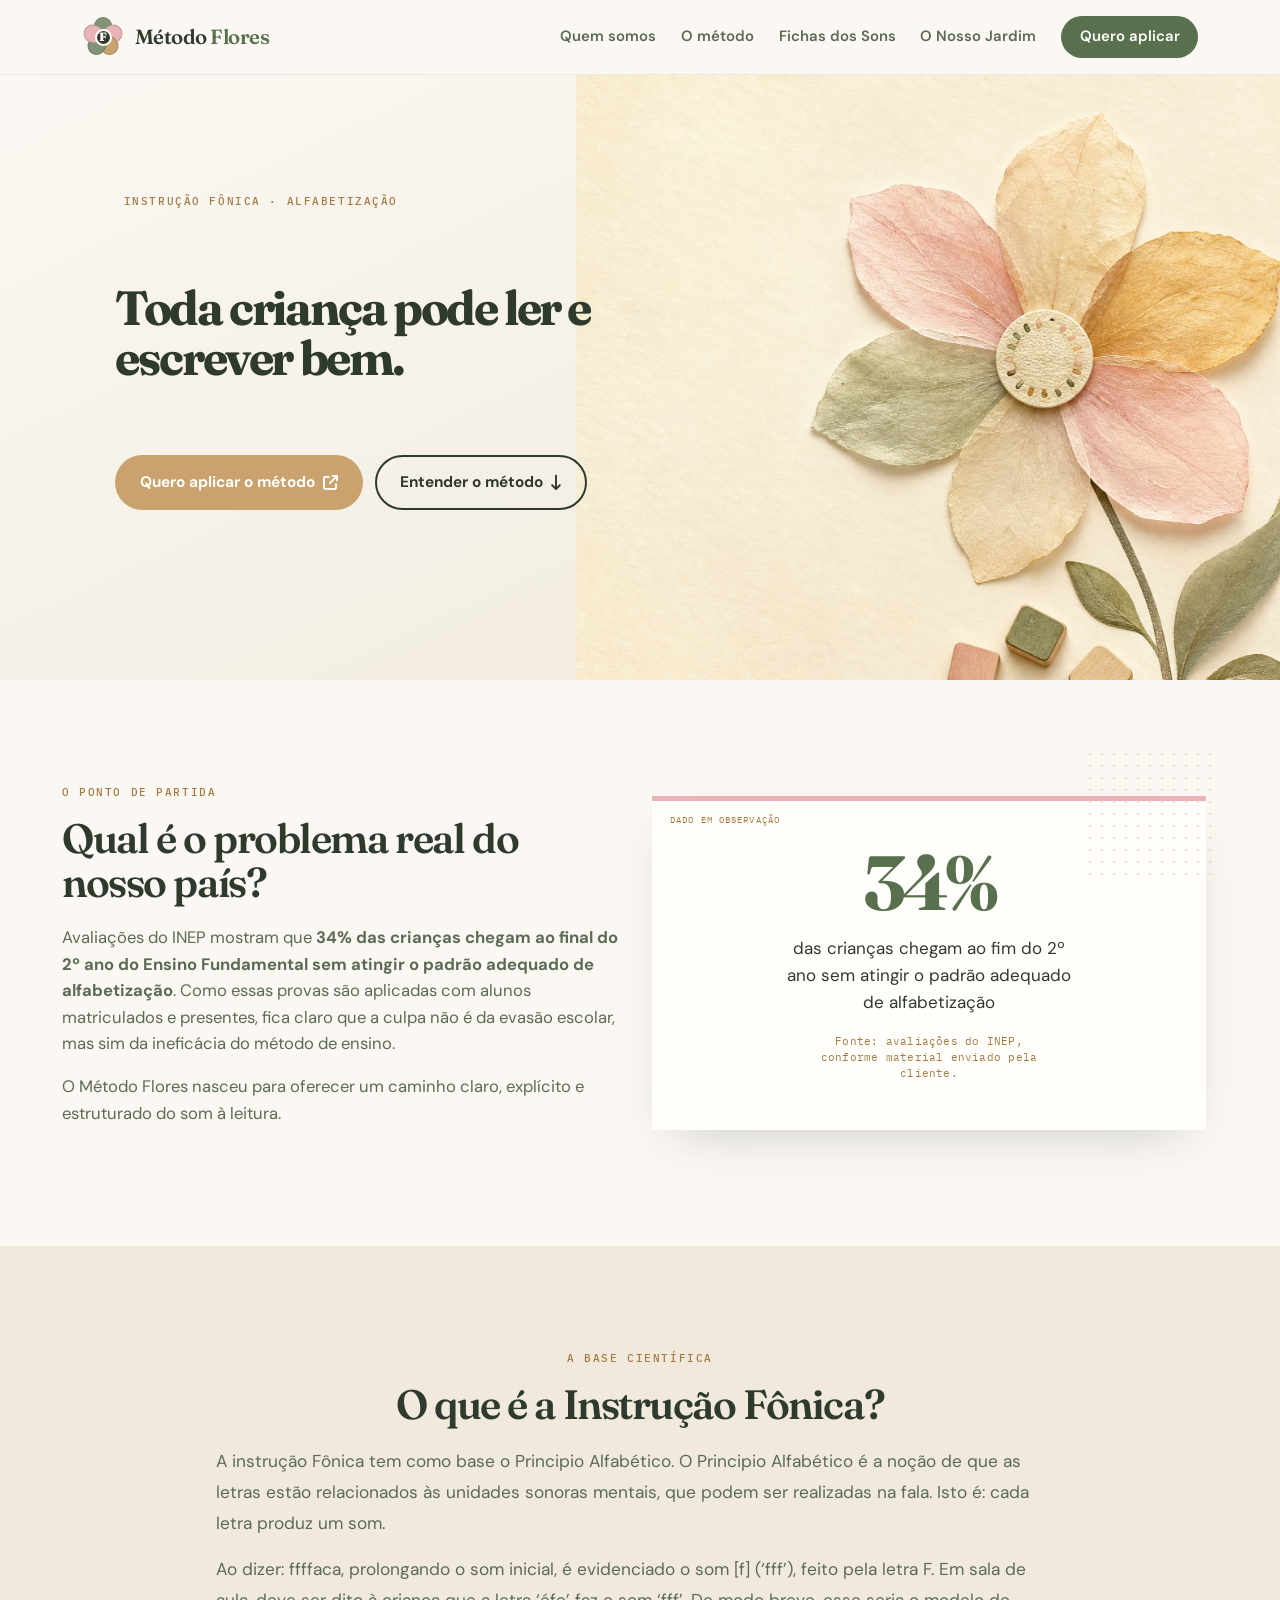
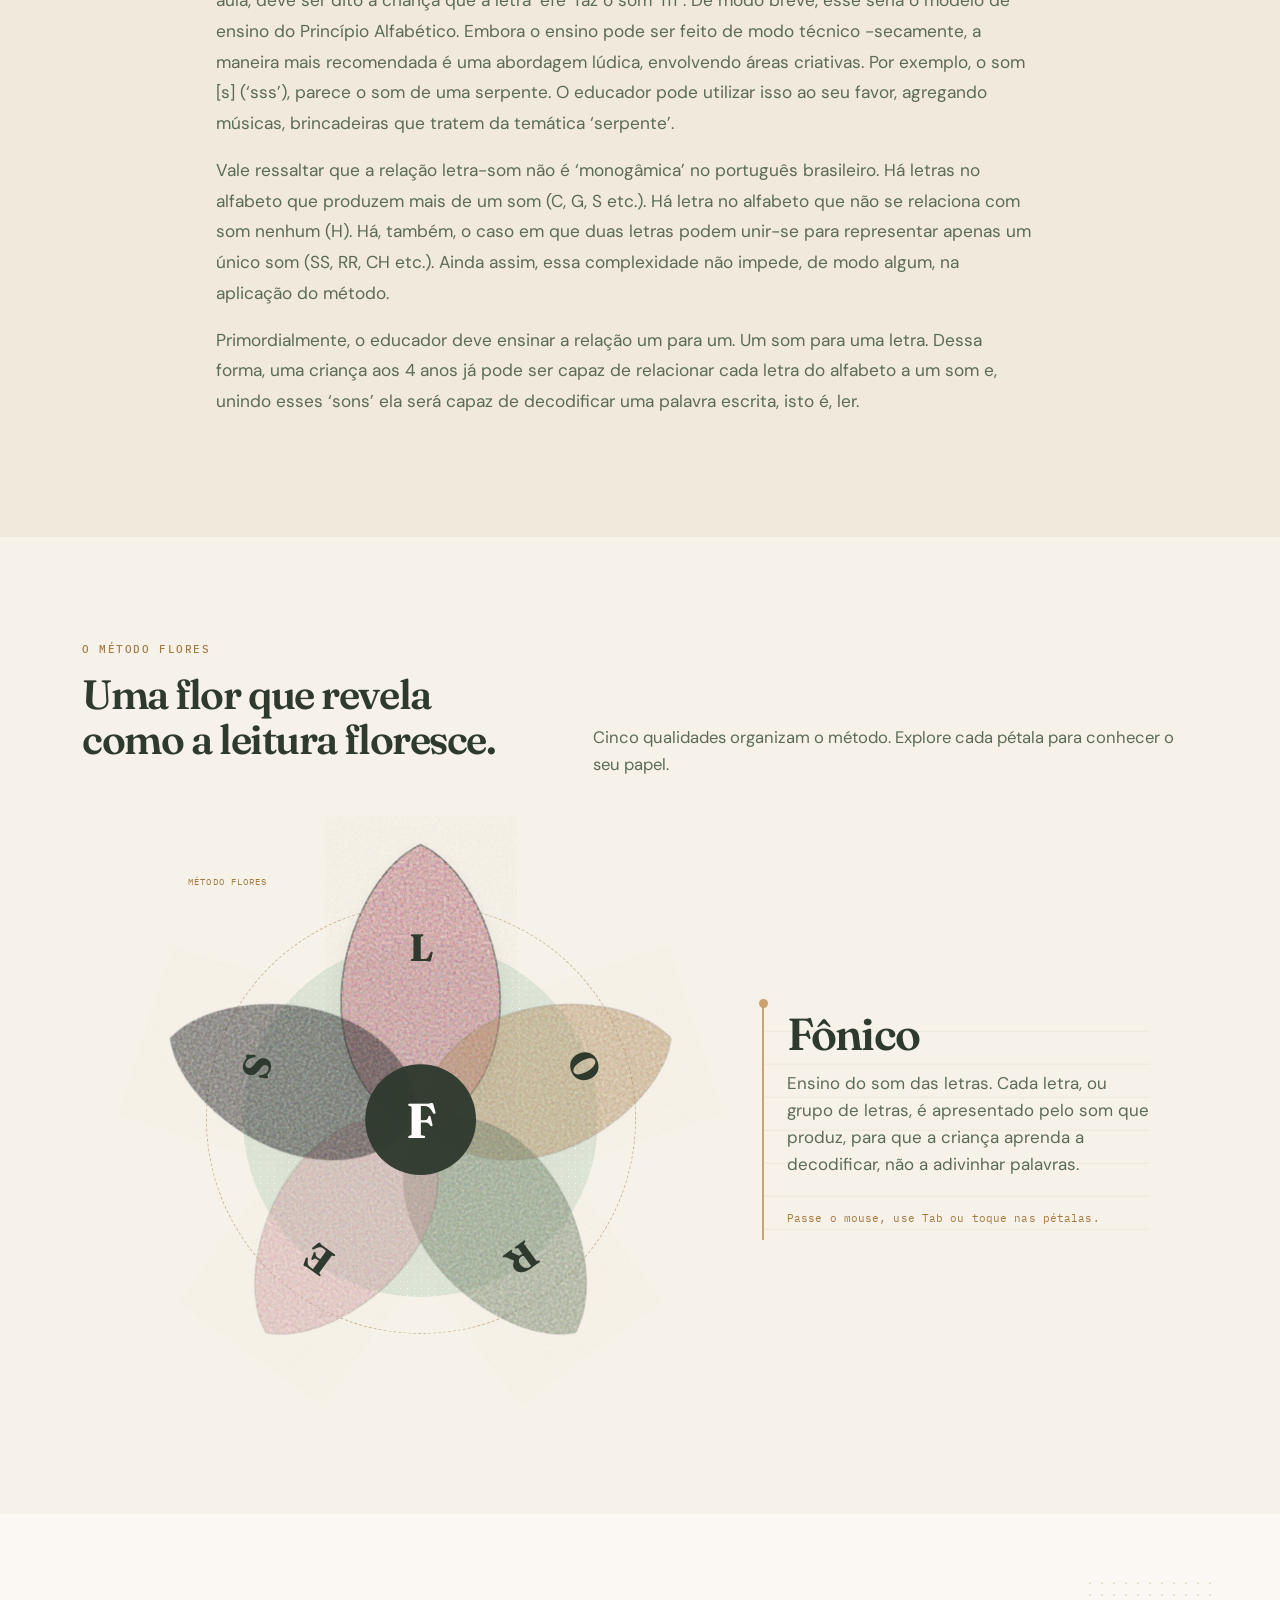
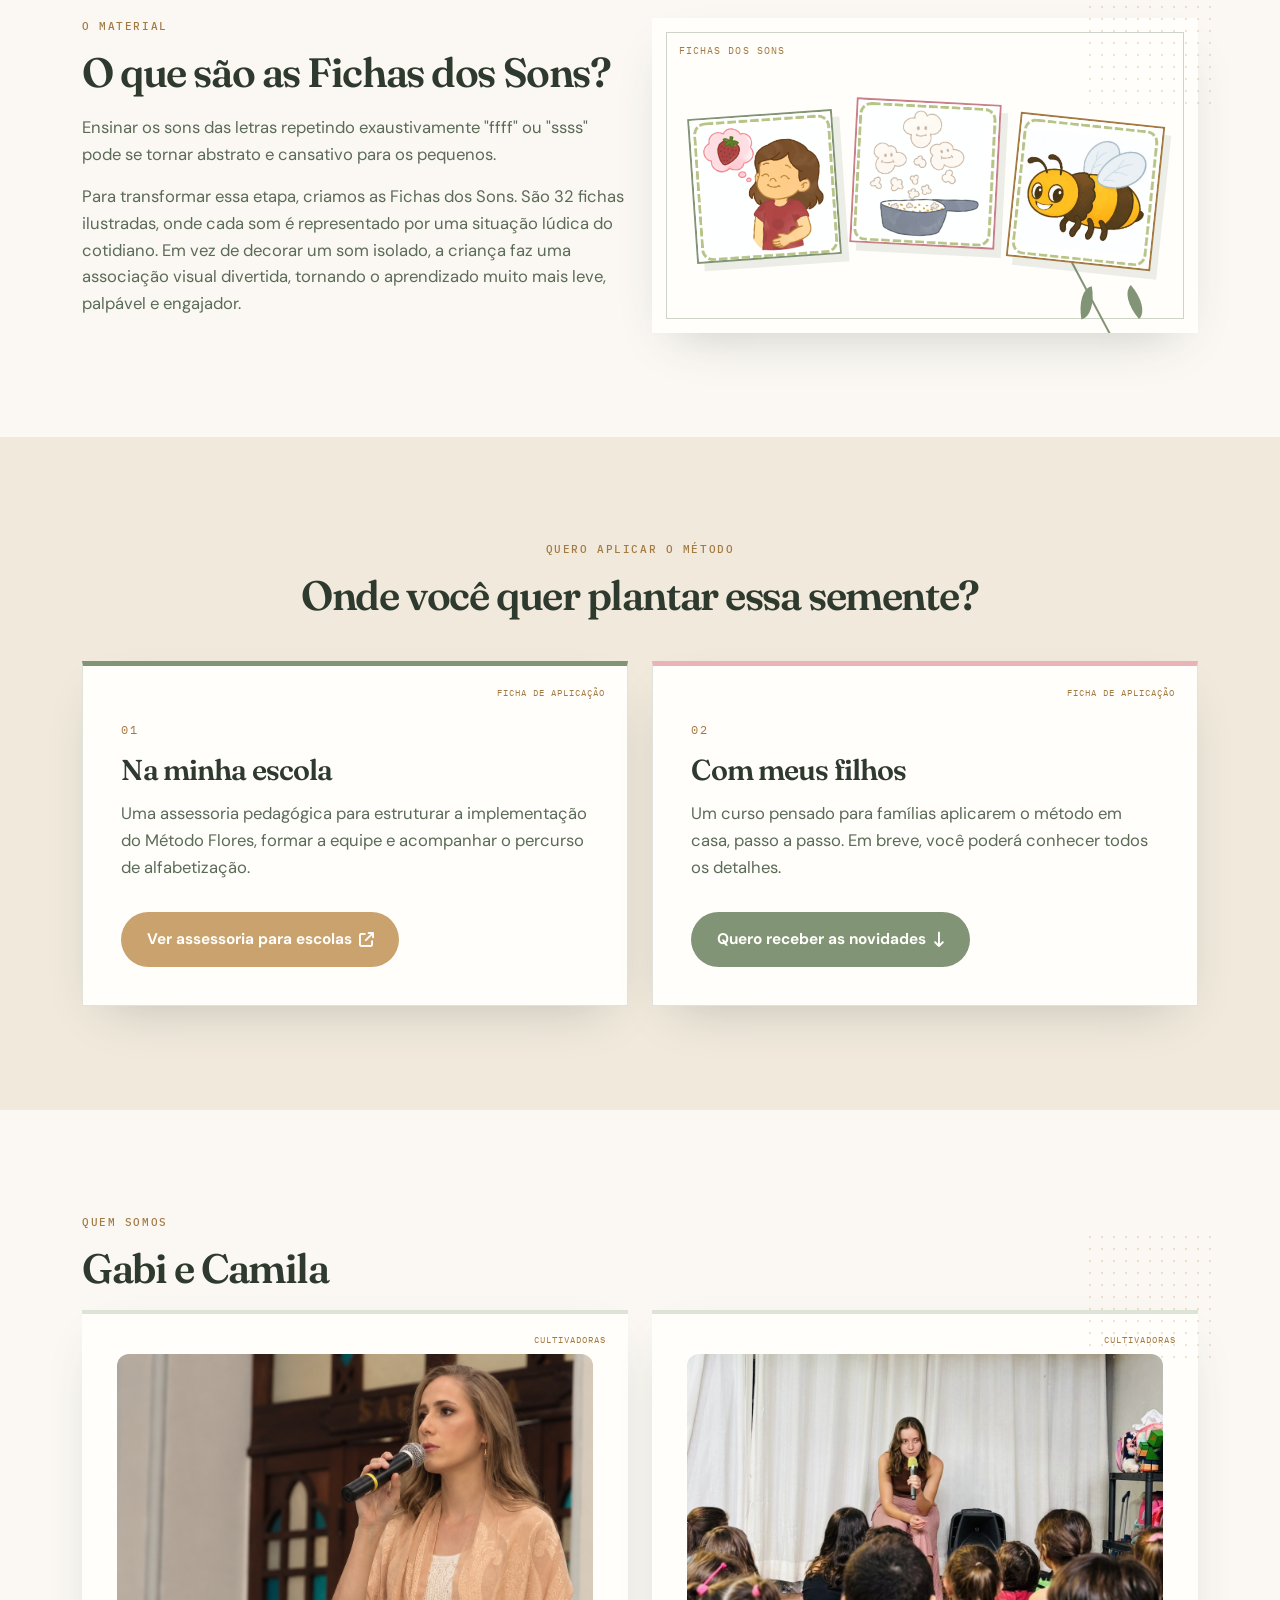
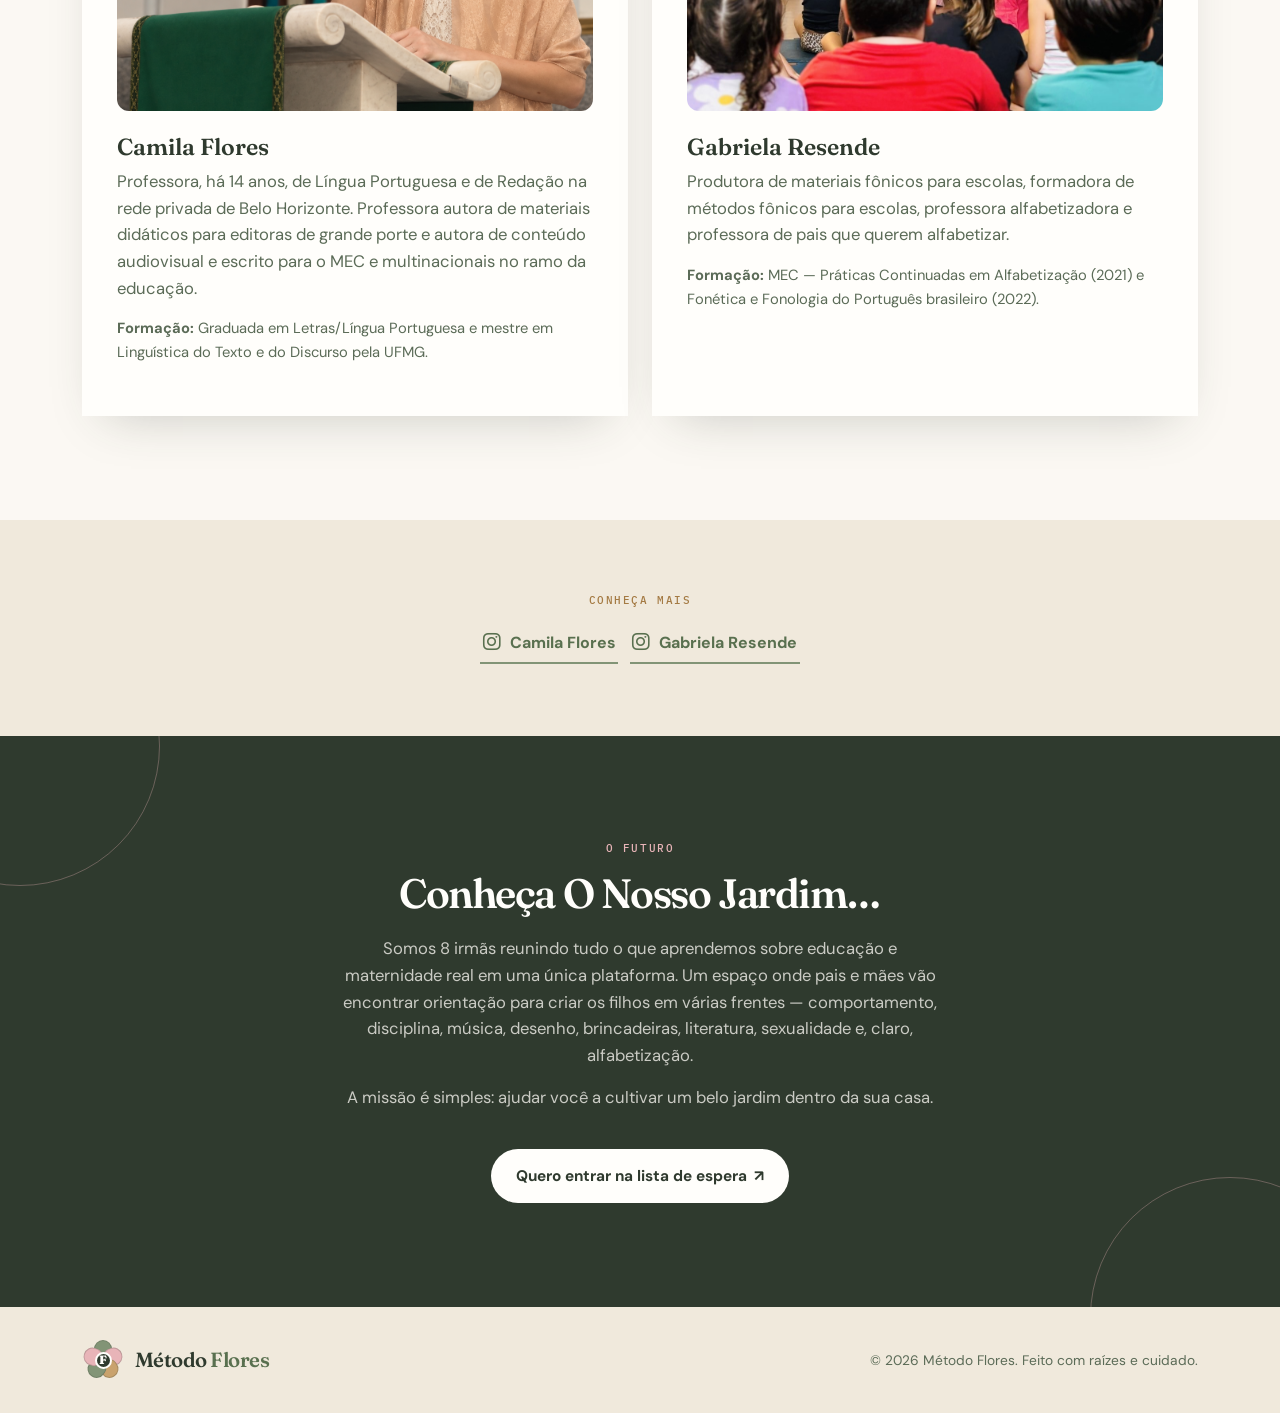
<file: index.html>
<!doctype html>
<!-- DIREÇÃO VISUAL: Jardim Editorial Calmo — acolhedor, botânico e criterioso. -->
<html lang="pt-BR">

<head>
  <meta charset="UTF-8">
  <meta name="viewport" content="width=device-width, initial-scale=1.0">
  <title>Método Flores — Alfabetização com Instrução Fônica</title>
  <meta name="description"content="O Método Flores ensina a ler com instrução fônica: um caminho explícito, ordenado, lúdico e sensorial.">
  <meta name="og-image" content="https://metodoflores.vercel.app/og-image.png">
  <link rel="icon" href="favicon.png" type="image/png">
  
  <link rel="preconnect" href="https://fonts.googleapis.com">
  <link rel="preconnect" href="https://fonts.gstatic.com" crossorigin>
  <link
    href="https://fonts.googleapis.com/css2?family=DM+Sans:opsz,wght@9..40,400;9..40,500;9..40,600;9..40,700&family=Fraunces:opsz,wght@9..144,500;9..144,600;9..144,700&family=IBM+Plex+Mono:wght@500&display=swap"
    rel="stylesheet">
  <link href="https://cdnjs.cloudflare.com/ajax/libs/bootstrap/5.3.3/css/bootstrap.min.css" rel="stylesheet">
  <link rel="stylesheet" href="https://cdnjs.cloudflare.com/ajax/libs/font-awesome/6.5.2/css/all.min.css">
  

  <link rel="stylesheet" href="style.css">
</head>

<body>
  <nav class="mf-nav" id="mf-nav">
    <div class="container mf-nav-inner">
      <a class="mf-logo" href="#topo" aria-label="Método Flores, voltar ao início">
        <span class="mf-logo-mark" aria-hidden="true"><i></i><i></i><i></i><i></i><i></i><b>F</b></span>
        <span>Método <strong>Flores</strong></span>
      </a>
      <button class="mf-nav-toggle" id="navToggle" aria-label="Abrir menu" aria-expanded="false"
        aria-controls="navLinks">
        <span></span><span></span><span></span>
      </button>
      <div class="mf-nav-links" id="navLinks">
        <a href="#quem-somos">Quem somos</a>
        <a href="#metodo">O método</a>
        <a href="#fichas">Fichas dos Sons</a>
        <a href="#jardim">O Nosso Jardim</a>
        <a class="mf-nav-cta" href="#aplicar">Quero aplicar</a>
      </div>
    </div>
  </nav>

  <header class="mf-hero" id="topo">
    <div class="mf-hero-art" aria-hidden="true">
      <img src="/assets/mflores-hero-bloom.png" alt="">
    </div>
    <div class="container mf-hero-inner">
      <p class="mf-eyebrow">&nbsp;INSTRUÇÃO FÔNICA · ALFABETIZAÇÃO</p>
      <h1 class="mf-hero-title">Toda criança pode ler e escrever bem.</h1>
      <p class="mf-hero-sub"></p>
      <div class="mf-hero-actions">
        <a href="#aplicar" class="mf-btn mf-btn-primary">Quero aplicar o método <i class="fa-solid fa-arrow-up-right-from-square"></i></a>
        <a href="#metodo" class="mf-btn mf-btn-ghost">Entender o método <i class="fa-solid fa-arrow-down-long"></i></a>
      </div>
    </div>
  </header>

  <main>
    <section class="mf-section mf-problema">
      <div class="container">
        <div class="row align-items-center gy-5">
          <div class="col-lg-6">
            <p class="mf-eyebrow">O PONTO DE PARTIDA</p>
            <h2 class="mf-h2">Qual é o problema real do nosso país?</h2>
            <!-- EDITAR AQUI: texto da seção sobre analfabetismo no Brasil. -->
            <p class="mf-p">Avaliações do INEP mostram que <strong>34% das crianças chegam ao final do 2º ano do Ensino
                Fundamental sem atingir o padrão adequado de alfabetização</strong>. Como essas provas são aplicadas com
              alunos matriculados e presentes, fica claro que a culpa não é da evasão escolar, mas sim da ineficácia do
              método de ensino.</p>
            <p class="mf-p">O Método Flores nasceu para oferecer um caminho claro, explícito e estruturado do som à
              leitura.</p>
          </div>
          <div class="col-lg-6">
            <div class="mf-stat-card">
              <span class="mf-stat-number">34%</span>
              <span class="mf-stat-label">das crianças chegam ao fim do 2º ano sem atingir o padrão adequado de
                alfabetização</span>
              <span class="mf-stat-source">Fonte: avaliações do INEP, conforme material enviado pela cliente.</span>
            </div>
          </div>
        </div>
      </div>
    </section>

    <section class="mf-section mf-fonica">
  <div class="container">
    <div class="row gy-5">
      <div class="col-lg-12">
        <p class="mf-eyebrow">A BASE CIENTÍFICA</p>

        <h2 class="mf-h2">
          O que é a Instrução Fônica?
        </h2>

        <!-- EDITAR AQUI: texto completo da seção Instrução Fônica. -->

        <p class="mf-p">
          A instrução Fônica tem como base o Principio Alfabético.
          O Principio Alfabético é a noção de que as letras estão
          relacionados às unidades sonoras mentais, que podem ser
          realizadas na fala. Isto é: cada letra produz um som.
        </p>

        <p class="mf-p">
          Ao dizer: ffffaca, prolongando o som inicial, é evidenciado
          o som [f] (‘fff’), feito pela letra F. Em sala de aula, deve
          ser dito à criança que a letra ‘éfe’ faz o som ‘fff’. De modo
          breve, esse seria o modelo de ensino do Princípio Alfabético.
          Embora o ensino pode ser feito de modo técnico -secamente,
          a maneira mais recomendada é uma abordagem lúdica, envolvendo
          áreas criativas. Por exemplo, o som [s] (‘sss’), parece o som
          de uma serpente. O educador pode utilizar isso ao seu favor,
          agregando músicas, brincadeiras que tratem da temática
          ‘serpente’.
        </p>

        <p class="mf-p">
          Vale ressaltar que a relação letra-som não é ‘monogâmica’
          no português brasileiro. Há letras no alfabeto que produzem
          mais de um som (C, G, S etc.). Há letra no alfabeto que não
          se relaciona com som nenhum (H). Há, também, o caso em que
          duas letras podem unir-se para representar apenas um único
          som (SS, RR, CH etc.). Ainda assim, essa complexidade não
          impede, de modo algum, na aplicação do método.
        </p>

        <p class="mf-p">
          Primordialmente, o educador deve ensinar a relação um para um.
          Um som para uma letra. Dessa forma, uma criança aos 4 anos já
          pode ser capaz de relacionar cada letra do alfabeto a um som e,
          unindo esses ‘sons’ ela será capaz de decodificar uma palavra
          escrita, isto é, ler.
        </p>
      </div>

      <!--
        Card visual removido conforme decisão de layout.
        Para reativá-lo futuramente, coloque o bloco abaixo nesta posição:

        <div class="col-lg-6">
          <div class="mf-phonics-demo"
            aria-label="Exemplo de combinação de sons: F mais LO mais R formam a palavra FLOR">
            <span class="mf-chip">F</span>
            <span class="mf-plus">+</span>
            <span class="mf-chip">LO</span>
            <span class="mf-plus">+</span>
            <span class="mf-chip">R</span>
            <div class="mf-arrow-down" aria-hidden="true">↓</div>
            <span class="mf-word">FLOR</span>
          </div>
        </div>
      -->
    </div>
  </div>
</section>


    <section class="mf-section mf-metodo" id="metodo">
      <div class="container">
        <div class="mf-method-heading">
          <div>
            <p class="mf-eyebrow">O MÉTODO FLORES</p>
            <h2 class="mf-h2">Uma flor que revela<br>como a leitura floresce.</h2>
          </div>
          <p class="mf-p">Cinco qualidades organizam o método. Explore cada pétala para conhecer o seu papel.</p>
        </div>

        <!-- EDITAR AQUI: a flor abaixo tem 5 pétalas. Para trocar nomes, iniciais ou descrições, edite os atributos data-* de cada pétala. -->
        <!-- EDITAR AQUI: flor FLORES — F fica no miolo; as pétalas são L, O, R, E e S. -->
        <div class="mf-flower-experience" id="flowerDiagram">
          <div class="mf-flower-stage" aria-label="Flor interativa com os cinco pilares do Método Flores">
            <span class="mf-specimen-caption" aria-hidden="true">MÉTODO FLORES</span>
            <svg viewBox="0 0 640 640" class="mf-flower-svg" role="group"
              aria-label="Escolha uma das cinco pétalas para conhecer um pilar do método">
              <defs>
                <filter id="mf-paper-texture" x="-10%" y="-10%" width="120%" height="120%">
                  <feTurbulence type="fractalNoise" baseFrequency="0.32" numOctaves="2" seed="15" result="paperNoise" />
                  <feComposite in="SourceGraphic" in2="paperNoise" operator="arithmetic" k1="0.76" k2="0.42" k3="0.10"
                    k4="0" />
                </filter>
              </defs>
              <g class="mf-petal-wrap active" data-index="1" data-initial="L" data-title="Lúdico"
            
                data-description="Uso de músicas, brincadeiras, fichas ilustradas e estímulos sensoriais para trazer significado a cada som e tornar o aprendizado mais leve, visual e engajador."
                role="button" tabindex="0" aria-pressed="true">
                <path class="mf-petal"
                  d="M320 315C246 297 214 191 263 92C281 56 304 37 320 30C336 37 359 56 377 92C426 191 394 297 320 315Z" />
                <text class="mf-petal-letter" x="320" y="145">L</text>
              </g>
              <g class="mf-petal-wrap" data-index="2" data-initial="O" data-title="Ordenado"
                data-description="Aplicação de uma sequência gradual e progressiva, em que sons e habilidades são apresentados para criar repertório, segurança e continuidade."
                transform="rotate(72 320 320)" role="button" tabindex="0" aria-pressed="false">
                <path class="mf-petal"
                  d="M320 315C246 297 214 191 263 92C281 56 304 37 320 30C336 37 359 56 377 92C426 191 394 297 320 315Z" />
                <text class="mf-petal-letter" x="320" y="145">O</text>
              </g>
              <g class="mf-petal-wrap" data-index="3" data-initial="R" data-title="Regrado"
                data-description="Sistema com regras claras: a criança aprende as regularidades da língua portuguesa e entende por que as palavras são lidas daquela forma."
                transform="rotate(144 320 320)" role="button" tabindex="0" aria-pressed="false">
                <path class="mf-petal"
                  d="M320 315C246 297 214 191 263 92C281 56 304 37 320 30C336 37 359 56 377 92C426 191 394 297 320 315Z" />
                <text class="mf-petal-letter" x="320" y="145">R</text>
              </g>
              <g class="mf-petal-wrap" data-index="4" data-initial="E" data-title="Explícito"
                data-description="Instrução direta e clara, sem deixar a criança adivinhar o processo. A professora modela, explica, pratica junto e cria oportunidades para a autonomia."
                transform="rotate(216 320 320)" role="button" tabindex="0" aria-pressed="false">
                <path class="mf-petal"
                  d="M320 315C246 297 214 191 263 92C281 56 304 37 320 30C336 37 359 56 377 92C426 191 394 297 320 315Z" />
                <text class="mf-petal-letter" x="320" y="145">E</text>
              </g>
              <g class="mf-petal-wrap" data-index="5" data-initial="S" data-title="Sensorial"
                data-description="Além dos estímulos auditivos, integramos estímulos visuais e motores, como as boquinhas, para materializar cada som e apoiar a memória."
                transform="rotate(288 320 320)" role="button" tabindex="0" aria-pressed="false">
                <path class="mf-petal"
                  d="M320 315C246 297 214 191 263 92C281 56 304 37 320 30C336 37 359 56 377 92C426 191 394 297 320 315Z" />
                <text class="mf-petal-letter" x="320" y="145">S</text>
              </g>
              <!-- O miolo é o primeiro item da flor: Fônico. Ele funciona como uma pétala interativa. -->
              <g class="mf-petal-wrap mf-core-wrap active" data-index="0" data-initial="F" data-title="Fônico"
                data-description="Ensino do som das letras. Cada letra, ou grupo de letras, é apresentado pelo som que produz, para que a criança aprenda a decodificar, não a adivinhar palavras."
                role="button" tabindex="0" aria-pressed="true" aria-label="Fônico, primeiro pilar do Método Flores">
                <circle class="mf-flower-core" cx="320" cy="320" r="61" />
                <text class="mf-flower-core-letter" x="320" y="340">F</text>
              </g>
            </svg>
          </div>
          <aside class="mf-method-detail" id="methodDetail" aria-live="polite">
            <h3 id="methodTitle">Fônico</h3>
            <p id="methodDescription">Ensino do som das letras. Cada letra, ou grupo de letras, é apresentado pelo som
              que produz, para que a criança aprenda a decodificar, não a adivinhar palavras.</p><span
              class="mf-detail-hint">Passe o mouse, use Tab ou toque nas pétalas.</span>
          </aside>
        </div>
      </div>
    </section>

    <section class="mf-section mf-fichas" id="fichas">
      <div class="container">
        <div class="row align-items-center gy-5">
          <div class="col-lg-6">
            <p class="mf-eyebrow">O MATERIAL</p>
            <h2 class="mf-h2">O que são as Fichas dos Sons?</h2>
            <!-- EDITAR AQUI: texto completo da seção Fichas dos Sons. -->
            <p class="mf-p">Ensinar os sons das letras repetindo exaustivamente "ffff" ou "ssss" pode se tornar abstrato
              e cansativo para os pequenos.</p>
            <p class="mf-p">Para transformar essa etapa, criamos as Fichas dos Sons. São 32 fichas ilustradas, onde cada
              som é representado por uma situação lúdica do cotidiano. Em vez de decorar um som isolado, a criança faz
              uma associação visual divertida, tornando o aprendizado muito mais leve, palpável e engajador.</p>
          </div>
          <div class="col-lg-6">
            <figure class="mf-fichas-specimen" aria-label="Representação de fichas pedagógicas do Método Flores">
              <span class="mf-specimen-tag">fichas dos sons</span>
              <!-- EDITAR AQUI: substitua os três src abaixo pelas imagens finais das fichas. -->
              <img class="mf-ficha-image" src="assets/ficha-som-mmmm.png" alt="Ficha ilustrada do som MMMM" title="MMMM">
              <img class="mf-ficha-image mf-ficha-image-p" src="assets/ficha-som-p-p-p.png "
                alt="Ficha ilustrada do som P-P-P" title="P-P-P">
              <img class="mf-ficha-image mf-ficha-image-mouth" src="assets/abelha.jpeg"
                alt="Ilustração de boca para apoio fonético" title="ZZZZ">
              <i class="mf-specimen-stem" aria-hidden="true"></i>
            </figure>
          </div>
        </div>
      </div>
    </section>

    <section class="mf-section mf-aplicar" id="aplicar">
      <div class="container">
        <p class="mf-eyebrow text-center">QUERO APLICAR O MÉTODO</p>
        <h2 class="mf-h2 text-center">Onde você quer plantar essa semente?</h2>
        <div class="row gy-4 mt-2">
          <div class="col-md-6">
            <article class="mf-path-card mf-path-school">
              <span class="mf-path-number">01</span>
              <h3 class="mf-path-title">Na minha escola</h3>
              <p class="mf-p">Uma assessoria pedagógica para estruturar a implementação do Método Flores, formar a
                equipe e acompanhar o percurso de alfabetização.</p>
              <a href="https://www.instagram.com/camila_ebflores/" class="mf-btn mf-btn-primary">Ver assessoria para escolas <i class="fa-solid fa-arrow-up-right-from-square"></i></a>
            </article>
          </div>
          <div class="col-md-6">
            <article class="mf-path-card mf-path-family">
              <span class="mf-path-number">02</span>
              <h3 class="mf-path-title">Com meus filhos</h3>
              <p class="mf-p">Um curso pensado para famílias aplicarem o método em casa, passo a passo. Em breve, você
                poderá conhecer todos os detalhes.</p>
              <a href="#jardim" class="mf-btn mf-btn-secondary">Quero receber as novidades <i class="fa-solid fa-arrow-down-long"></i></a>
            </article>
          </div>
        </div>
      </div>
    </section>

    <section class="mf-section mf-quem-somos" id="quem-somos">
      <div class="container">
        <p class="mf-eyebrow">QUEM SOMOS</p>
        <h2 class="mf-h2">Gabi e Camila</h2>
        <div class="row gy-4">
          <div class="col-md-6">
            <article class="mf-person-card">
              <!-- EDITAR AQUI: troque o caminho do src para substituir a foto da Gabriela. -->
              <img class="mf-person-photo" src="assets/cmF.png" alt="Camila Flores">
              <h3 class="mf-person-name">Camila Flores</h3>
              <p class="mf-p">Professora, há 14 anos, de Língua Portuguesa e de Redação na rede privada de Belo
                Horizonte. Professora autora de materiais didáticos para editoras de grande porte e autora de conteúdo
                audiovisual e escrito para o MEC e multinacionais no ramo da educação.</p>
              <p class="mf-person-education"><strong>Formação:</strong> Graduada em Letras/Língua Portuguesa e mestre em
                Linguística do Texto e do Discurso pela UFMG.</p>
            </article>
          </div>
          <div class="col-md-6">
            <article class="mf-person-card">
              <!-- EDITAR AQUI: troque o caminho do src para substituir a foto da Camila. -->
              <img class="mf-person-photo" src="assets/gabiR.jpeg" alt="Gabriela Resende">
              <h3 class="mf-person-name">Gabriela Resende</h3>
              <p class="mf-p">Produtora de materiais fônicos para escolas, formadora de métodos fônicos para escolas,
                professora alfabetizadora e professora de pais que querem alfabetizar.</p>
              <p class="mf-person-education"><strong>Formação:</strong> MEC — Práticas Continuadas em Alfabetização
                (2021) e Fonética e Fonologia do Português brasileiro (2022).</p>
            </article>
          </div>
        </div>
      </div>
    </section>

    <section class="mf-section mf-social">
      <div class="container text-center">
        <p class="mf-eyebrow">CONHEÇA MAIS</p>
        <div class="mf-social-links">
          <a href="https://www.instagram.com/camila_ebflores/" class="mf-social-link"
            aria-label="Instagram da Camila Flores" target="_blank" rel="noopener"><i class="fa-brands fa-instagram"
              aria-hidden="true"></i><span>Camila Flores</span></a>
          <a href="https://www.instagram.com/elagabriela.abc/" class="mf-social-link"
            aria-label="Instagram da Gabriela Resende" target="_blank" rel="noopener"><i class="fa-brands fa-instagram"
              aria-hidden="true"></i><span>Gabriela Resende</span></a>
        </div>
      </div>
    </section>

    <section class="mf-section mf-jardim" id="jardim">
      <div class="container">
        <div class="row justify-content-center text-center">
          <div class="col-lg-8">
            <p class="mf-eyebrow">O FUTURO</p>
            <h2 class="mf-h2">Conheça O Nosso Jardim…</h2>
            <p class="mf-p">Somos 8 irmãs reunindo tudo o que aprendemos sobre educação e maternidade real em uma única
              plataforma. Um espaço onde pais e mães vão encontrar orientação para criar os filhos em várias frentes —
              comportamento, disciplina, música, desenho, brincadeiras, literatura, sexualidade e, claro, alfabetização.
            </p>
            <p class="mf-p">A missão é simples: ajudar você a cultivar um belo jardim dentro da sua casa.</p>
            <!-- Para ativar o link, inclua apenas números com DDI e DDD em data-whatsapp-number. Ex.: 5511999999999. -->
            <!-- EDITAR AQUI: inclua o WhatsApp com DDI e DDD, somente números. --><a href="#"
              class="mf-btn mf-btn-whatsapp" data-whatsapp-link data-whatsapp-number="5531983870501"
              data-whatsapp-message="Olá! Quero entrar na lista de espera de O Nosso Jardim." aria-disabled="true">Quero
              entrar na lista de espera <span aria-hidden="true">↗</span></a>
          </div>
        </div>
      </div>
    </section>
  </main>

  <footer class="mf-footer">
    <div class="container mf-footer-inner">
      <a class="mf-logo mf-logo-footer" href="#topo">
        <span class="mf-logo-mark" aria-hidden="true"><i></i><i></i><i></i><i></i><i></i><b>F</b></span>
        <span>Método <strong>Flores</strong></span>
      </a>
      <p class="mf-footer-copy">© <span id="year"></span> Método Flores. Feito com raízes e cuidado.</p>
    </div>
  </footer>

  <script type="module" src="script.js"></script>
</body>

</html>
</file>
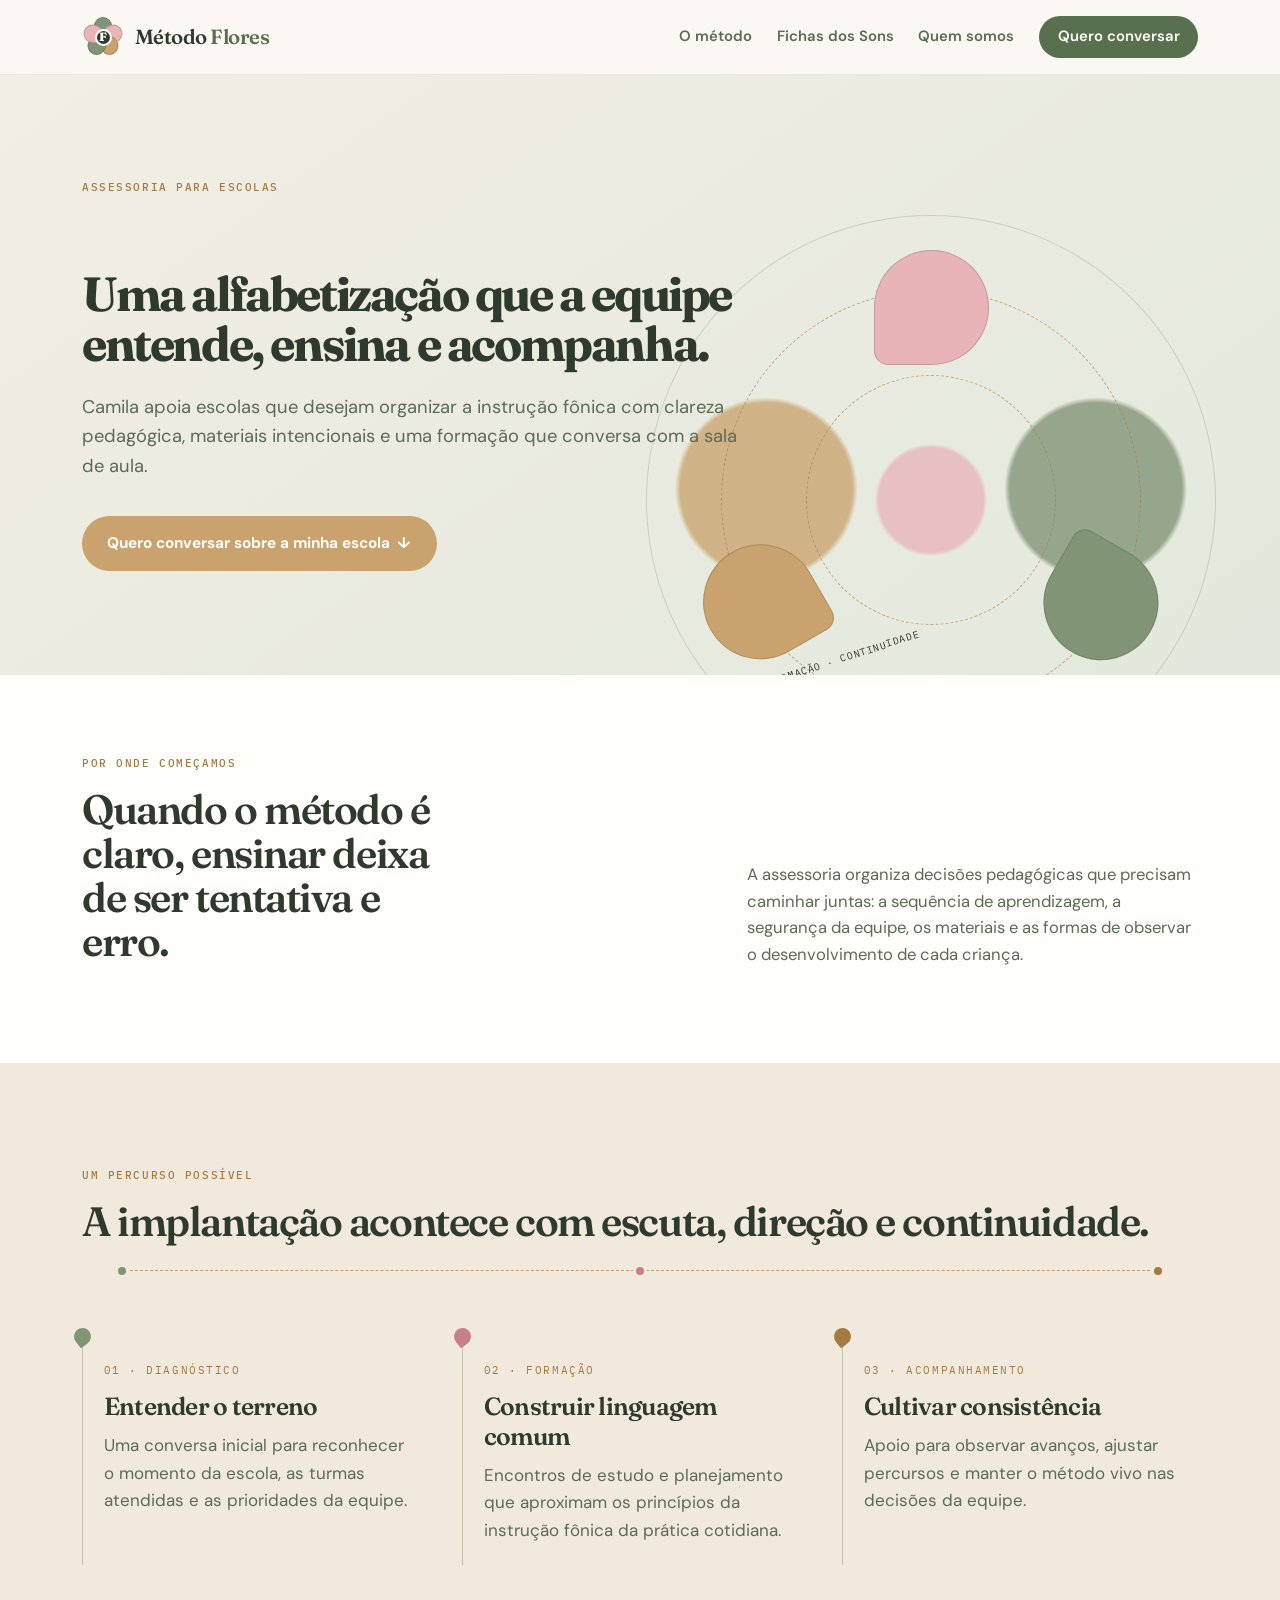
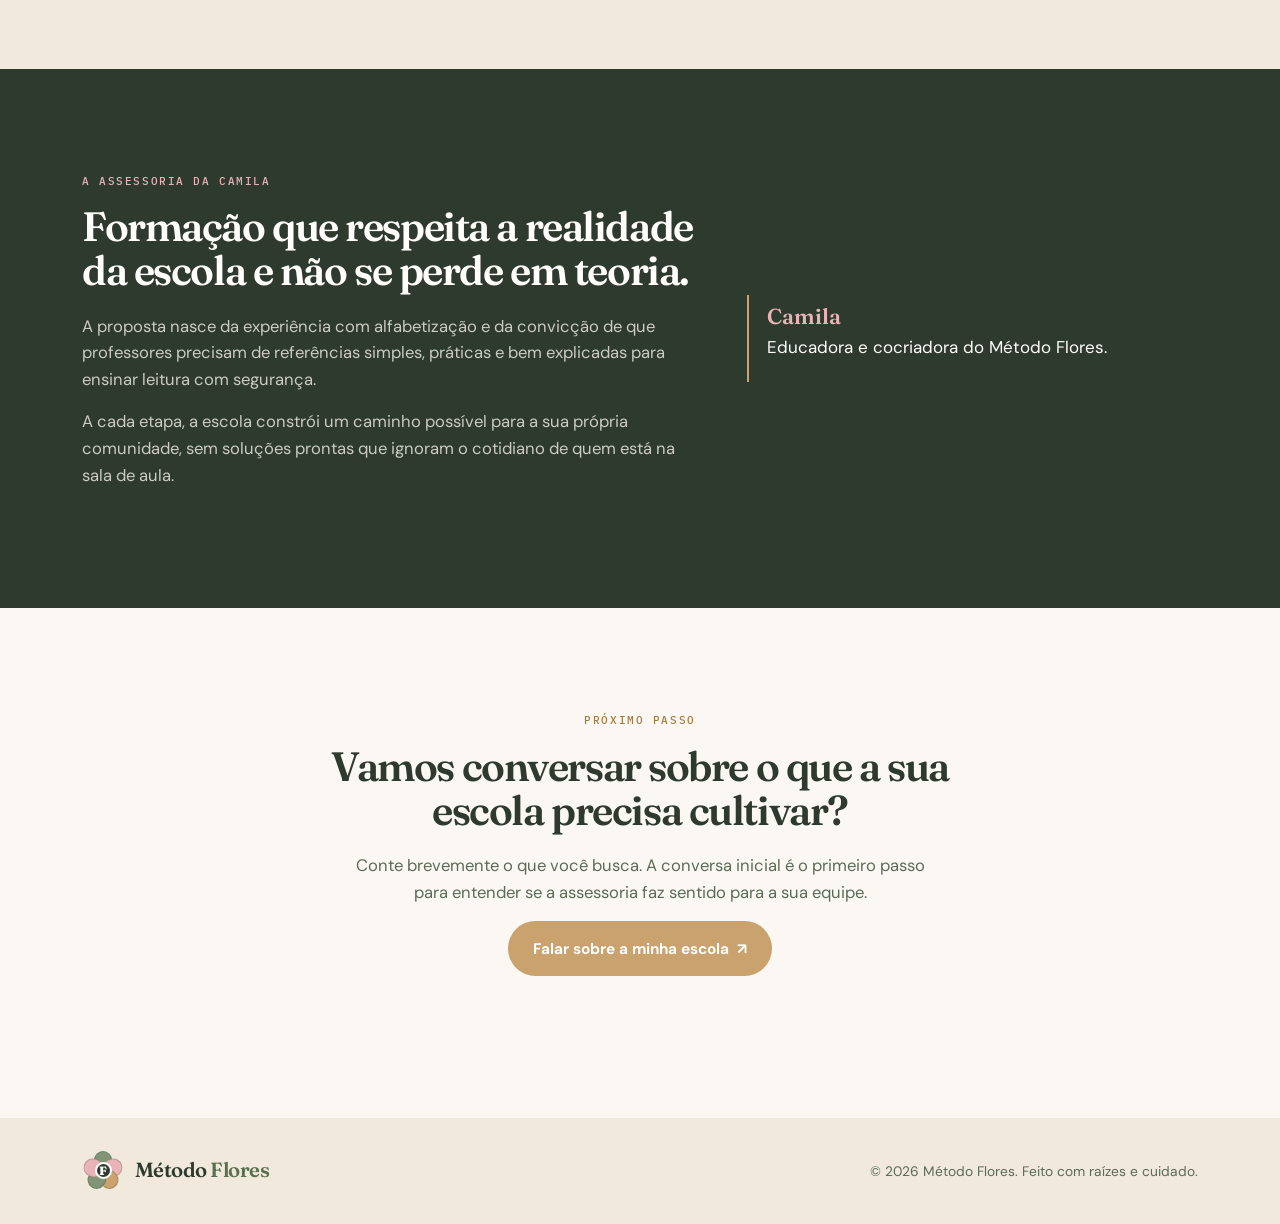
<file: assessoria-escolas.html>
<!doctype html>
<!-- DIREÇÃO VISUAL: Jardim Editorial Calmo — uma apresentação institucional clara, humana e pedagógica. -->
<html lang="pt-BR">
<head>
  <meta charset="UTF-8">
  <meta name="viewport" content="width=device-width, initial-scale=1.0">
  <title>Assessoria para Escolas — Método Flores</title>
  <meta name="description" content="Assessoria pedagógica da Camila para implementar uma alfabetização fônica clara, estruturada e sensorial em escolas.">
  <link rel="preconnect" href="https://fonts.googleapis.com">
  <link rel="preconnect" href="https://fonts.gstatic.com" crossorigin>
  <link href="https://fonts.googleapis.com/css2?family=DM+Sans:opsz,wght@9..40,400;9..40,500;9..40,600;9..40,700&family=Fraunces:opsz,wght@9..144,500;9..144,600;9..144,700&family=IBM+Plex+Mono:wght@500&display=swap" rel="stylesheet">
  <link href="https://cdnjs.cloudflare.com/ajax/libs/bootstrap/5.3.3/css/bootstrap.min.css" rel="stylesheet">
  <link rel="stylesheet" href="style.css">
</head>
<body>
  <nav class="mf-nav" id="mf-nav">
    <div class="container mf-nav-inner">
      <a class="mf-logo" href="index.html" aria-label="Método Flores, voltar ao início">
        <span class="mf-logo-mark" aria-hidden="true"><i></i><i></i><i></i><i></i><i></i><b>F</b></span>
        <span>Método <strong>Flores</strong></span>
      </a>
      <button class="mf-nav-toggle" id="navToggle" aria-label="Abrir menu" aria-expanded="false" aria-controls="navLinks">
        <span></span><span></span><span></span>
      </button>
      <div class="mf-nav-links" id="navLinks">
        <a href="index.html#metodo">O método</a>
        <a href="index.html#fichas">Fichas dos Sons</a>
        <a href="index.html#quem-somos">Quem somos</a>
        <a class="mf-nav-cta" href="#conversar">Quero conversar</a>
      </div>
    </div>
  </nav>

  <main>
    <header class="mf-assessoria-hero">
      <div class="mf-assessoria-hero-garden" aria-hidden="true"><i></i><i></i><i></i><span>escuta · formação · continuidade</span></div>
      <div class="container">
        <div class="mf-hero-inner">
          <p class="mf-eyebrow">ASSESSORIA PARA ESCOLAS</p>
          <h1 class="mf-hero-title">Uma alfabetização que a equipe entende, ensina e acompanha.</h1>
          <p class="mf-hero-sub">Camila apoia escolas que desejam organizar a instrução fônica com clareza pedagógica, materiais intencionais e uma formação que conversa com a sala de aula.</p>
          <a href="#conversar" class="mf-btn mf-btn-primary">Quero conversar sobre a minha escola <span aria-hidden="true">↓</span></a>
        </div>
      </div>
    </header>

    <section class="mf-assessoria-intro">
      <div class="container">
        <div class="row align-items-end gy-4">
          <div class="col-lg-7">
            <p class="mf-eyebrow">POR ONDE COMEÇAMOS</p>
            <h2 class="mf-h2">Quando o método é claro, ensinar deixa de ser tentativa e erro.</h2>
          </div>
          <div class="col-lg-5">
            <p class="mf-p">A assessoria organiza decisões pedagógicas que precisam caminhar juntas: a sequência de aprendizagem, a segurança da equipe, os materiais e as formas de observar o desenvolvimento de cada criança.</p>
          </div>
        </div>
      </div>
    </section>

    <section class="mf-section mf-assessoria-steps">
      <div class="container">
        <p class="mf-eyebrow">UM PERCURSO POSSÍVEL</p>
        <h2 class="mf-h2">A implantação acontece com escuta, direção e continuidade.</h2>
        <div class="mf-cultivation-line" aria-hidden="true"><span></span><span></span><span></span></div>
        <div class="row gy-4 mt-2">
          <div class="col-md-4">
            <article class="mf-step">
              <span class="mf-step-index">01 · DIAGNÓSTICO</span>
              <h3>Entender o terreno</h3>
              <p>Uma conversa inicial para reconhecer o momento da escola, as turmas atendidas e as prioridades da equipe.</p>
            </article>
          </div>
          <div class="col-md-4">
            <article class="mf-step">
              <span class="mf-step-index">02 · FORMAÇÃO</span>
              <h3>Construir linguagem comum</h3>
              <p>Encontros de estudo e planejamento que aproximam os princípios da instrução fônica da prática cotidiana.</p>
            </article>
          </div>
          <div class="col-md-4">
            <article class="mf-step">
              <span class="mf-step-index">03 · ACOMPANHAMENTO</span>
              <h3>Cultivar consistência</h3>
              <p>Apoio para observar avanços, ajustar percursos e manter o método vivo nas decisões da equipe.</p>
            </article>
          </div>
        </div>
      </div>
    </section>

    <section class="mf-section mf-assessoria-camila">
      <div class="container">
        <div class="row align-items-center gy-5">
          <div class="col-lg-7">
            <p class="mf-eyebrow">A ASSESSORIA DA CAMILA</p>
            <h2 class="mf-h2">Formação que respeita a realidade da escola e não se perde em teoria.</h2>
            <p class="mf-p">A proposta nasce da experiência com alfabetização e da convicção de que professores precisam de referências simples, práticas e bem explicadas para ensinar leitura com segurança.</p>
            <p class="mf-p">A cada etapa, a escola constrói um caminho possível para a sua própria comunidade, sem soluções prontas que ignoram o cotidiano de quem está na sala de aula.</p>
          </div>
          <div class="col-lg-5">
            <div class="mf-camila-signature">
              <strong>Camila</strong>
              <p>Educadora e cocriadora do Método Flores.</p>
            </div>
          </div>
        </div>
      </div>
    </section>

    <section class="mf-section mf-assessoria-cta" id="conversar">
      <div class="container">
        <div class="row justify-content-center">
          <div class="col-lg-8">
            <p class="mf-eyebrow">PRÓXIMO PASSO</p>
            <h2 class="mf-h2">Vamos conversar sobre o que a sua escola precisa cultivar?</h2>
            <p class="mf-p">Conte brevemente o que você busca. A conversa inicial é o primeiro passo para entender se a assessoria faz sentido para a sua equipe.</p>
            <!-- Para ativar o link, inclua apenas números com DDI e DDD em data-whatsapp-number. Ex.: 5511999999999. -->
            <a href="#" class="mf-btn mf-btn-primary" data-whatsapp-link data-whatsapp-number="" data-whatsapp-message="Olá, Camila! Gostaria de conversar sobre a assessoria para a minha escola." aria-disabled="true">Falar sobre a minha escola <span aria-hidden="true">↗</span></a>
            <p class="mf-waitlist-note">O botão será conectado ao WhatsApp assim que o número for incluído.</p>
          </div>
        </div>
      </div>
    </section>
  </main>

  <footer class="mf-footer">
    <div class="container mf-footer-inner">
      <a class="mf-logo mf-logo-footer" href="index.html">
        <span class="mf-logo-mark" aria-hidden="true"><i></i><i></i><i></i><i></i><i></i><b>F</b></span>
        <span>Método <strong>Flores</strong></span>
      </a>
      <p class="mf-footer-copy">© <span id="year"></span> Método Flores. Feito com raízes e cuidado.</p>
    </div>
  </footer>

  <script type="module" src="script.js"></script>
</body>
</html>
</file>
<file: style.css>
/* DIREÇÃO VISUAL: Jardim Editorial Calmo — botânico, confiável e delicadamente tátil. */
:root {
  --bg: #fbf8f3;
  --bg-alt: #f0e9dc;
  --paper: #fffefb;
  --ink: #2f3a2e;
  --ink-soft: #5b6b57;
  --sage: #829476;
  --sage-deep: #59704f;
  --sage-pale: #dce4d6;
  --rose: #e8b4b8;
  --rose-deep: #c97f89;
  --gold: #c9a26d;
  --gold-deep: #a47a43;
  --font-display: "Fraunces", Georgia, serif;
  --font-body: "DM Sans", sans-serif;
  --font-mono: "IBM Plex Mono", monospace;
  --radius: 22px;
  --shadow-soft: 0 20px 50px -24px rgba(47, 58, 46, 0.28);
  --ease-out: cubic-bezier(0.23, 1, 0.32, 1);
}

* {
  box-sizing: border-box;
}

html {
  scroll-behavior: smooth;
  scroll-padding-top: 92px;
}

body {
  margin: 0;
  background: var(--bg);
  color: var(--ink);
  font-family: var(--font-body);
  font-size: 17px;
  line-height: 1.6;
  -webkit-font-smoothing: antialiased;
}

body::selection {
  color: var(--paper);
  background: var(--sage-deep);
}

img {
  display: block;
  max-width: 100%;
}

a {
  color: inherit;
  text-decoration: none;
}

button {
  font: inherit;
}

@media (prefers-reduced-motion: reduce) {

  *,
  *::before,
  *::after {
    animation-duration: 0.01ms !important;
    animation-iteration-count: 1 !important;
    scroll-behavior: auto !important;
    transition-duration: 0.01ms !important;
  }
}

/* Tipografia editorial e etiquetas pedagógicas. */
.mf-eyebrow {
  color: var(--gold-deep);
  font-family: var(--font-mono);
  font-size: 0.7rem;
  font-weight: 500;
  letter-spacing: 0.14em;
  margin-bottom: 0.85rem;
  text-transform: uppercase;
}

.mf-h2 {
  color: var(--ink);
  font-family: var(--font-display);
  font-size: clamp(2rem, 3.2vw, 3rem);
  font-weight: 600;
  letter-spacing: -0.035em;
  line-height: 1.08;
  margin-bottom: 1.25rem;
}

.mf-p {
  color: var(--ink-soft);
  font-size: 1.04rem;
  margin-bottom: 1rem;
  max-width: 55ch;
}

/* Navegação leve, com marca sempre visível. */
.mf-nav {
  backdrop-filter: blur(14px);
  background: rgba(251, 248, 243, 0.88);
  border-bottom: 1px solid rgba(47, 58, 46, 0.08);
  position: sticky;
  top: 0;
  z-index: 100;
}

.mf-nav-inner {
  align-items: center;
  display: flex;
  justify-content: space-between;
  min-height: 74px;
  padding-bottom: 0.8rem;
  padding-top: 0.8rem;
}

.mf-logo {
  align-items: center;
  color: var(--ink);
  display: inline-flex;
  font-family: var(--font-display);
  font-size: 1.28rem;
  font-weight: 600;
  gap: 0.68rem;
  letter-spacing: -0.025em;
  line-height: 1;
}

.mf-logo-mark {
  align-items: center;
  display: inline-flex;
  flex: 0 0 42px;
  height: 42px;
  justify-content: center;
  position: relative;
  width: 42px;
}

.mf-logo-mark::after {
  background: var(--ink);
  border: 2px solid var(--paper);
  border-radius: 50%;
  content: "";
  height: 17px;
  left: 12.5px;
  position: absolute;
  top: 12.5px;
  width: 17px;
  z-index: 2;
}

.mf-logo-mark b {
  color: var(--paper);
  font-family: var(--font-display);
  font-size: 0.75rem;
  line-height: 1;
  position: relative;
  z-index: 3;
}

.mf-logo-mark i {
  background: var(--sage);
  border: 1px solid rgba(47, 58, 46, 0.22);
  border-radius: 62% 62% 48% 48%;
  display: block;
  height: 18px;
  left: 12px;
  position: absolute;
  top: 1px;
  transform-origin: 9px 20px;
  width: 18px;
}

.mf-logo-mark i:nth-child(1) {
  background: var(--sage);
  transform: rotate(0deg);
}

.mf-logo-mark i:nth-child(2) {
  background: var(--rose);
  transform: rotate(72deg);
}

.mf-logo-mark i:nth-child(3) {
  background: var(--gold);
  transform: rotate(144deg);
}

.mf-logo-mark i:nth-child(4) {
  background: var(--sage);
  transform: rotate(216deg);
}

.mf-logo-mark i:nth-child(5) {
  background: var(--rose);
  transform: rotate(288deg);
}

.mf-logo strong {
  color: var(--sage-deep);
  font-weight: 600;
}

.mf-nav-links {
  align-items: center;
  display: flex;
  font-size: 0.93rem;
  font-weight: 600;
  gap: 1.55rem;
}

.mf-nav-links a:not(.mf-nav-cta) {
  color: var(--ink-soft);
  transition: color 160ms var(--ease-out);
}

.mf-nav-links a:not(.mf-nav-cta):hover {
  color: var(--ink);
}

.mf-nav-cta {
  background: var(--sage-deep);
  border-radius: 999px;
  color: var(--paper);
  padding: 0.58rem 1.15rem;
  transition: background 160ms var(--ease-out), transform 160ms var(--ease-out);
}

.mf-nav-cta:hover {
  background: var(--ink);
  color: var(--paper);
  transform: translateY(-1px);
}

.mf-nav-toggle {
  background: transparent;
  border: 0;
  display: none;
  flex-direction: column;
  gap: 5px;
  padding: 8px;
}

.mf-nav-toggle span {
  background: var(--ink);
  border-radius: 4px;
  display: block;
  height: 2px;
  transition: transform 160ms var(--ease-out);
  width: 25px;
}

/* Botões firmes, arredondados apenas quando evocam uma semente. */
.mf-btn {
  align-items: center;
  border: 2px solid transparent;
  border-radius: 999px;
  display: inline-flex;
  font-size: 0.96rem;
  font-weight: 700;
  gap: 0.45rem;
  justify-content: center;
  padding: 0.82rem 1.45rem;
  transition: background 160ms var(--ease-out), box-shadow 160ms var(--ease-out), color 160ms var(--ease-out), transform 160ms var(--ease-out);
}

.mf-btn:active {
  transform: scale(0.97);
}

.mf-btn-primary {
  background: var(--gold);
  color: var(--paper);
}

.mf-btn-primary:hover {
  background: var(--gold-deep);
  box-shadow: var(--shadow-soft);
  color: var(--paper);
  transform: translateY(-2px);
}

.mf-btn-secondary {
  background: var(--sage);
  color: var(--paper);
}

.mf-btn-secondary:hover {
  background: var(--sage-deep);
  box-shadow: var(--shadow-soft);
  color: var(--paper);
  transform: translateY(-2px);
}

.mf-btn-ghost {
  border-color: var(--ink);
  color: var(--ink);
}

.mf-btn-ghost:hover {
  background: var(--ink);
  color: var(--paper);
}

.mf-btn-whatsapp {
  background: var(--paper);
  color: var(--ink);
  margin-top: 1.35rem;
}

.mf-btn-whatsapp:not([aria-disabled="true"]):hover {
  background: var(--rose);
  box-shadow: 0 16px 32px -18px rgba(0, 0, 0, 0.65);
  color: var(--ink);
  transform: translateY(-2px);
}

.mf-btn-whatsapp[aria-disabled="true"] {
  cursor: not-allowed;
  opacity: 0.72;
}

/* Hero com ilustração botânica de alto contraste. */
.mf-hero {
  background: linear-gradient(155deg, var(--bg) 0%, var(--bg-alt) 100%);
  min-height: 605px;
  overflow: hidden;
  padding: 7.4rem 0 6.6rem;
  position: relative;
}

.mf-hero::after {
  background-image: radial-gradient(rgba(89, 112, 79, 0.16) 0.75px, transparent 0.75px);
  background-size: 15px 15px;
  content: "";
  height: 240px;
  opacity: 0.42;
  pointer-events: none;
  position: absolute;
  right: 4%;
  top: 11%;
  width: 240px;
}

.mf-hero-art {
  bottom: -9%;
  pointer-events: none;
  position: absolute;
  right: -2%;
  top: 0;
  width: min(57vw, 740px);
  z-index: 0;
}

.mf-hero-art img {
  height: 100%;
  object-fit: cover;
  object-position: right center;
  width: 100%;
}

.mf-hero-inner {
  max-width: 670px;
  position: relative;
  z-index: 2;
}

.mf-hero-title {
  color: var(--ink);
  font-family: var(--font-display);
  font-size: clamp(2.55rem, 5vw, 3rem);
  font-weight: 700;
  letter-spacing: -0.05em;
  line-height: 1.04;
  margin-top: 4.5rem;
  margin-bottom: 1.5rem;
}

.mf-hero-sub {
  color: var(--ink-soft);
  font-size: 1.15rem;
  margin-bottom: 2.2rem;
  max-width: 54ch;
}

.mf-hero-actions {
  display: flex;
  flex-wrap: wrap;
  gap: 0.75rem;
  margin-top: 4.5rem;
}

/* Estrutura das seções. */
.mf-section {
  padding: 6.5rem 0;
  position: relative;
}

.mf-problema,
.mf-fichas,
.mf-quem-somos {
  background: var(--bg);
}

.mf-problema::after,
.mf-fichas::after,
.mf-quem-somos::after {
  background: radial-gradient(circle, rgba(201, 162, 109, 0.6) 0 1px, transparent 1.2px);
  background-size: 12px 12px;
  content: "";
  height: 132px;
  opacity: 0.5;
  pointer-events: none;
  position: absolute;
  right: 5%;
  top: 12%;
  width: 132px;
}

.mf-fonica,
.mf-aplicar {
  background: var(--bg-alt);
}

.mf-stat-card {
  background: var(--paper);
  box-shadow: var(--shadow-soft);
  overflow: hidden;
  padding: 3.1rem 2rem;
  position: relative;
  text-align: center;
}

.mf-stat-card::after {
  color: var(--gold-deep);
  content: "DADO EM OBSERVAÇÃO";
  font-family: var(--font-mono);
  font-size: 0.58rem;
  left: 18px;
  letter-spacing: 0.12em;
  position: absolute;
  top: 17px;
}

.mf-stat-card::before {
  background: var(--rose);
  content: "";
  height: 5px;
  left: 0;
  position: absolute;
  top: 0;
  width: 100%;
}

.mf-stat-number {
  color: var(--sage-deep);
  display: block;
  font-family: var(--font-display);
  font-size: clamp(3.6rem, 6vw, 5rem);
  font-weight: 700;
  letter-spacing: -0.06em;
  line-height: 1;
}

.mf-stat-label {
  display: block;
  margin: 0.8rem auto 0;
  max-width: 24ch;
}

.mf-stat-source {
  color: var(--gold-deep);
  display: block;
  font-family: var(--font-mono);
  font-size: 0.67rem;
  letter-spacing: 0.02em;
  line-height: 1.5;
  margin: 1rem auto 0;
  max-width: 33ch;
}

.mf-phonics-demo {
  align-items: center;
  background: var(--paper);
  box-shadow: var(--shadow-soft);
  display: flex;
  flex-wrap: wrap;
  gap: 0.75rem;
  justify-content: center;
  padding: 3.3rem 1.5rem;
  position: relative;
}

.mf-phonics-demo::after {
  border: 1px solid var(--sage-pale);
  bottom: 12px;
  content: "";
  left: 12px;
  pointer-events: none;
  position: absolute;
  right: 12px;
  top: 12px;
}

.mf-phonics-demo::before {
  color: var(--gold-deep);
  content: "EXEMPLO PRÁTICO";
  font-family: var(--font-mono);
  font-size: 0.58rem;
  left: 24px;
  letter-spacing: 0.12em;
  position: absolute;
  top: 22px;
  z-index: 2;
}

.mf-chip {
  background: var(--bg-alt);
  border: 2px solid var(--sage);
  color: var(--sage-deep);
  font-family: var(--font-display);
  font-size: 1.65rem;
  font-weight: 700;
  min-width: 68px;
  padding: 0.45rem 0.95rem;
  text-align: center;
  z-index: 1;
}

.mf-plus {
  color: var(--gold-deep);
  font-size: 1.4rem;
  font-weight: 700;
  z-index: 1;
}

.mf-arrow-down {
  color: var(--gold-deep);
  font-size: 1.4rem;
  text-align: center;
  width: 100%;
  z-index: 1;
}

.mf-word {
  color: var(--ink);
  font-family: var(--font-display);
  font-size: 2.5rem;
  font-weight: 700;
  letter-spacing: 0.11em;
  text-align: center;
  width: 100%;
  z-index: 1;
}

/* A flor é o conteúdo: uma explicação por vez, sem repetição de cards. */
.mf-metodo {
  background: #f7f2e9;
  overflow: hidden;
}

.mf-method-heading {
  align-items: end;
  display: flex;
  gap: 3rem;
  justify-content: space-between;
}

.mf-method-heading .mf-p {
  margin-bottom: 0.2rem;
}

.mf-flower-experience {
  align-items: center;
  display: grid;
  gap: clamp(1.8rem, 4vw, 4.5rem);
  grid-template-columns: minmax(0, 1.08fr) minmax(270px, 0.72fr);
  margin: 3rem auto 0;
  max-width: 1020px;
}

.mf-flower-stage {
  margin: 0 auto;
  max-width: 590px;
  position: relative;
  width: 100%;
}

.mf-flower-stage::before {
  background-color: var(--sage-pale);
  background-image: radial-gradient(rgba(255, 254, 251, 0.85) 0.7px, transparent 0.8px);
  background-size: 7px 7px;
  border-radius: 50%;
  content: "";
  height: 61%;
  left: 19.5%;
  position: absolute;
  top: 19.5%;
  width: 61%;
}

.mf-flower-stage::after {
  border: 1px dashed rgba(164, 122, 67, 0.5);
  border-radius: 50%;
  content: "";
  height: 74%;
  left: 13%;
  pointer-events: none;
  position: absolute;
  top: 13%;
  width: 74%;
}

.mf-specimen-caption {
  color: var(--gold-deep);
  font-family: var(--font-mono);
  font-size: 0.58rem;
  left: 10%;
  letter-spacing: 0.12em;
  position: absolute;
  text-transform: uppercase;
  top: 8%;
  z-index: 3;
}

.mf-flower-svg {
  overflow: visible;
  position: relative;
  width: 100%;
  z-index: 1;
}

.mf-petal-wrap {
  cursor: pointer;
  outline: none;
}

.mf-petal {
  filter: url("#mf-paper-texture");
  opacity: 0.58;
  stroke: rgba(47, 58, 46, 0.24);
  stroke-width: 2px;
  transform-box: fill-box;
  transform-origin: center;
  transition: fill 220ms var(--ease-out), opacity 220ms var(--ease-out), stroke 220ms var(--ease-out), transform 220ms var(--ease-out);
}

.mf-petal-wrap:nth-child(1) .mf-petal,
.mf-petal-wrap:nth-child(4) .mf-petal {
  fill: var(--sage);
}

.mf-petal-wrap:nth-child(2) .mf-petal,
.mf-petal-wrap:nth-child(5) .mf-petal {
  fill: var(--rose);
}

.mf-petal-wrap:nth-child(3) .mf-petal {
  fill: var(--gold);
}

.mf-petal-wrap:hover .mf-petal,
.mf-petal-wrap:focus .mf-petal,
.mf-petal-wrap.active .mf-petal {
  filter: url("#mf-paper-texture") drop-shadow(0 6px 7px rgba(47, 58, 46, 0.17));
  opacity: 0.96;
  stroke: rgba(47, 58, 46, 0.5);
  transform: scale(1.09);
}

.mf-petal-wrap:focus-visible .mf-petal {
  stroke: var(--ink);
  stroke-width: 5px;
}

.mf-flower-core {
  fill: var(--ink);
  opacity: 0.96;
}

.mf-petal-letter {
  fill: var(--ink);
  font-family: var(--font-display);
  font-size: 42px;
  font-weight: 700;
  pointer-events: none;
  text-anchor: middle;
}

.mf-flower-core-letter {
  fill: var(--paper);
  font-family: var(--font-display);
  font-size: 54px;
  font-weight: 700;
  pointer-events: none;
  text-anchor: middle;
}

.mf-method-detail {
  background-image: linear-gradient(to bottom, transparent 31px, rgba(130, 148, 118, 0.08) 32px);
  background-size: 100% 33px;
  border-left: 2px solid var(--gold);
  padding: 0.8rem 0 0.8rem 1.4rem;
  position: relative;
}

.mf-method-detail::before {
  background: var(--gold);
  border-radius: 50%;
  content: "";
  height: 9px;
  left: -5.5px;
  position: absolute;
  top: 0;
  width: 9px;
}

.mf-detail-index {
  color: var(--sage-deep);
  display: block;
  font-family: var(--font-mono);
  font-size: 0.68rem;
  letter-spacing: 0.09em;
  margin-bottom: 0.75rem;
  text-transform: uppercase;
}

.mf-method-detail h3 {
  color: var(--ink);
  font-family: var(--font-display);
  font-size: clamp(2rem, 3.5vw, 2.8rem);
  font-weight: 600;
  letter-spacing: -0.04em;
  line-height: 1;
  margin: 0 0 0.85rem;
}

.mf-method-detail p {
  color: var(--ink-soft);
  font-size: 1.06rem;
  margin: 0;
  max-width: 32ch;
  min-height: 7.4rem;
  transition: opacity 180ms var(--ease-out), transform 180ms var(--ease-out);
}

.mf-method-detail.is-changing p,
.mf-method-detail.is-changing h3,
.mf-method-detail.is-changing .mf-detail-index {
  opacity: 0.3;
  transform: translateY(7px);
}

.mf-detail-hint {
  color: var(--gold-deep);
  display: block;
  font-family: var(--font-mono);
  font-size: 0.68rem;
  letter-spacing: 0.01em;
  margin-top: 1.35rem;
}

/* Materiais e escolhas de aplicação tratados como fichas de aprendizagem. */
.mf-fichas-specimen {
  align-items: center;
  background: var(--paper);
  box-shadow: var(--shadow-soft);
  display: flex;
  gap: clamp(0.5rem, 1.2vw, 1.2rem);
  justify-content: center;
  margin: 0;
  min-height: 315px;
  overflow: hidden;
  padding: 3.2rem 1.4rem 1.8rem;
  position: relative;
}

.mf-fichas-specimen::before {
  border: 1px solid rgba(89, 112, 79, 0.3);
  bottom: 14px;
  content: "";
  left: 14px;
  pointer-events: none;
  position: absolute;
  right: 14px;
  top: 14px;
}

.mf-specimen-tag {
  color: var(--gold-deep);
  font-family: var(--font-mono);
  font-size: 0.6rem;
  left: 27px;
  letter-spacing: 0.11em;
  position: absolute;
  text-transform: uppercase;
  top: 25px;
}

.mf-ficha {
  align-items: center;
  background: var(--bg);
  border: 2px solid var(--sage);
  box-shadow: 7px 8px 0 rgba(89, 112, 79, 0.12);
  display: flex;
  flex-direction: column;
  height: 152px;
  justify-content: center;
  position: relative;
  width: 105px;
  z-index: 1;
}

.mf-ficha-l {
  transform: translateY(-13px) rotate(-5deg);
}

.mf-ficha-r {
  transform: translateY(4px) rotate(5deg);
}

.mf-ficha span {
  color: var(--sage-deep);
  font-family: var(--font-display);
  font-size: 3.3rem;
  font-weight: 700;
  line-height: 1;
}

.mf-ficha small {
  color: var(--gold-deep);
  font-family: var(--font-mono);
  font-size: 0.72rem;
  margin-top: 0.55rem;
}

.mf-ficha-l {
  border-color: var(--rose-deep);
}

.mf-ficha-l span {
  color: var(--rose-deep);
}

.mf-ficha-r {
  border-color: var(--gold-deep);
}

.mf-ficha-r span {
  color: var(--gold-deep);
}

.mf-specimen-stem {
  border-left: 2px solid var(--sage);
  bottom: -34px;
  height: 118px;
  position: absolute;
  right: 13%;
  transform: rotate(-28deg);
  width: 30px;
}

.mf-specimen-stem::before,
.mf-specimen-stem::after {
  background: var(--sage);
  border-radius: 100% 0 100% 0;
  content: "";
  height: 31px;
  position: absolute;
  width: 16px;
}

.mf-specimen-stem::before {
  left: -15px;
  top: 27px;
  transform: rotate(18deg);
}

.mf-specimen-stem::after {
  right: -16px;
  top: 49px;
  transform: rotate(167deg);
}

.mf-path-card {
  background: var(--paper);
  border: 1px solid rgba(89, 112, 79, 0.18);
  box-shadow: var(--shadow-soft);
  height: 100%;
  min-height: 318px;
  padding: 3.1rem 2.4rem 2.4rem;
  position: relative;
  transition: box-shadow 220ms var(--ease-out), transform 220ms var(--ease-out);
}

.mf-path-card::after {
  color: var(--gold-deep);
  content: "FICHA DE APLICAÇÃO";
  font-family: var(--font-mono);
  font-size: 0.57rem;
  letter-spacing: 0.11em;
  position: absolute;
  right: 22px;
  top: 20px;
}

.mf-path-card:hover {
  box-shadow: 0 26px 58px -26px rgba(47, 58, 46, 0.34);
  transform: translateY(-5px);
}

.mf-path-school {
  border-top: 5px solid var(--sage);
}

.mf-path-family {
  border-top: 5px solid var(--rose);
}

.mf-path-number {
  color: var(--gold-deep);
  font-family: var(--font-mono);
  font-size: 0.74rem;
  letter-spacing: 0.14em;
}

.mf-path-title {
  font-family: var(--font-display);
  font-size: 1.8rem;
  font-weight: 600;
  letter-spacing: -0.03em;
  margin: 0.65rem 0 0.8rem;
}

.mf-path-card .mf-btn {
  margin-top: 1rem;
}

/* Pessoas e vínculos. */
.mf-person-card {
  background: var(--paper);
  border-top: 4px solid var(--sage-pale);
  box-shadow: var(--shadow-soft);
  height: 100%;
  padding: 2.5rem 2.2rem 2.2rem;
  position: relative;
}

.mf-person-card::after {
  color: var(--gold-deep);
  content: "CULTIVADORAS";
  font-family: var(--font-mono);
  font-size: 0.57rem;
  letter-spacing: 0.11em;
  position: absolute;
  right: 22px;
  top: 19px;
}

.mf-person-mark {
  align-items: center;
  border-radius: 50%;
  color: var(--paper);
  display: flex;
  font-family: var(--font-display);
  font-size: 2rem;
  font-weight: 600;
  height: 74px;
  justify-content: center;
  margin-bottom: 1.3rem;
  position: relative;
  width: 74px;
}

.mf-person-mark::after {
  border: 1px solid rgba(255, 255, 255, 0.6);
  border-radius: 50%;
  content: "";
  inset: 6px;
  position: absolute;
}

.mf-person-gabi {
  background: var(--sage);
}

.mf-person-camila {
  background: var(--rose-deep);
}

.mf-person-name {
  color: var(--ink);
  font-family: var(--font-display);
  font-size: 1.45rem;
  font-weight: 600;
  margin-bottom: 0.45rem;
}

.mf-social {
  background: var(--bg-alt);
  padding-bottom: 4.5rem;
  padding-top: 4.5rem;
}

.mf-social-links {
  display: flex;
  flex-wrap: wrap;
  gap: 0.75rem;
  justify-content: center;
}

.mf-social-link {
  border-bottom: 2px solid var(--sage);
  color: var(--sage-deep);
  font-size: 1rem;
  font-weight: 700;
  padding: 0.4rem 0.15rem;
  transition: color 160ms var(--ease-out), transform 160ms var(--ease-out);
}

.mf-social-link:hover {
  color: var(--ink);
  transform: translateY(-2px);
}

/* Encerramento e lista de espera por WhatsApp. */
.mf-jardim {
  background: var(--ink);
  color: var(--bg);
  overflow: hidden;
  position: relative;
}

.mf-jardim::before,
.mf-jardim::after {
  border: 1px solid rgba(232, 180, 184, 0.32);
  border-radius: 50%;
  content: "";
  height: 280px;
  position: absolute;
  width: 280px;
}

.mf-jardim::before {
  left: -120px;
  top: -130px;
}

.mf-jardim::after {
  bottom: -150px;
  right: -90px;
}

.mf-jardim .container {
  position: relative;
  z-index: 1;
}

.mf-jardim .mf-eyebrow {
  color: var(--rose);
}

.mf-jardim .mf-h2 {
  color: var(--paper);
}

.mf-jardim .mf-p {
  color: rgba(251, 248, 243, 0.76);
  margin-left: auto;
  margin-right: auto;
}

.mf-waitlist-note {
  color: rgba(251, 248, 243, 0.62);
  font-size: 0.84rem;
  margin: 1rem 0 0;
}

.mf-footer {
  background: var(--bg-alt);
  padding: 2rem 0;
}

.mf-footer-inner {
  align-items: center;
  display: flex;
  flex-wrap: wrap;
  gap: 1rem;
  justify-content: space-between;
}

.mf-logo-footer .mf-logo-mark {
  flex: 0 0 42px;
  height: 42px;
  transform: none;
  width: 42px;
}

.mf-logo-footer .mf-logo-mark i {
  height: 18px;
  left: 12px;
  top: 1px;
  width: 18px;
}

.mf-logo-footer .mf-logo-mark::after {
  height: 17px;
  left: 12.5px;
  top: 12.5px;
  width: 17px;
}

.mf-footer-copy {
  color: var(--ink-soft);
  font-size: 0.86rem;
  margin: 0;
}

/* Página de assessoria — percurso com início, formação e continuidade. */
.mf-assessoria-hero {
  background: linear-gradient(145deg, #f3eee3 0%, #e2e8dd 100%);
  min-height: 560px;
  overflow: hidden;
  padding: 6.5rem 0;
  position: relative;
}

.mf-assessoria-hero-garden {
  background: radial-gradient(circle at 50% 50%, rgba(232, 180, 184, 0.78) 0 13%, transparent 14%), radial-gradient(circle at 21% 48%, rgba(201, 162, 109, 0.78) 0 16%, transparent 17%), radial-gradient(circle at 79% 48%, rgba(130, 148, 118, 0.8) 0 16%, transparent 17%);
  border: 1px solid rgba(89, 112, 79, 0.22);
  border-radius: 50%;
  bottom: -110px;
  height: min(47vw, 570px);
  position: absolute;
  right: 5%;
  width: min(47vw, 570px);
}

.mf-assessoria-hero-garden::before,
.mf-assessoria-hero-garden::after {
  border: 1px dashed rgba(164, 122, 67, 0.6);
  border-radius: 50%;
  content: "";
  inset: 13%;
  position: absolute;
}

.mf-assessoria-hero-garden::after {
  inset: 28%;
}

.mf-assessoria-hero-garden i {
  background: var(--rose);
  border: 1px solid rgba(47, 58, 46, 0.2);
  border-radius: 65% 65% 65% 16%;
  height: 115px;
  left: calc(50% - 57px);
  position: absolute;
  top: 6%;
  transform-origin: 57px 254px;
  width: 115px;
}

.mf-assessoria-hero-garden i:nth-child(2) {
  background: var(--sage);
  transform: rotate(120deg);
}

.mf-assessoria-hero-garden i:nth-child(3) {
  background: var(--gold);
  transform: rotate(240deg);
}

.mf-assessoria-hero-garden span {
  bottom: 19%;
  color: var(--ink);
  font-family: var(--font-mono);
  font-size: 0.62rem;
  left: 10%;
  letter-spacing: 0.09em;
  position: absolute;
  text-transform: uppercase;
  transform: rotate(-18deg);
}

.mf-assessoria-hero .container {
  position: relative;
  z-index: 1;
}

.mf-assessoria-intro {
  background-color: var(--paper);
  background-image: linear-gradient(90deg, transparent 0, transparent 92%, rgba(201, 162, 109, 0.16) 92%, rgba(201, 162, 109, 0.16) 92.2%, transparent 92.2%);
  background-size: 65px 100%;
  padding: 5rem 0;
}

.mf-assessoria-intro .mf-h2 {
  max-width: 13ch;
}

.mf-assessoria-steps {
  background: var(--bg-alt);
}

.mf-cultivation-line {
  border-top: 1px dashed rgba(164, 122, 67, 0.65);
  height: 46px;
  margin: 1.7rem 3% -1.3rem;
  position: relative;
}

.mf-cultivation-line span {
  background: var(--sage);
  border: 3px solid var(--bg-alt);
  border-radius: 50%;
  height: 14px;
  position: absolute;
  top: -7px;
  width: 14px;
}

.mf-cultivation-line span:nth-child(1) {
  left: 0;
}

.mf-cultivation-line span:nth-child(2) {
  left: calc(50% - 7px);
  background: var(--rose-deep);
}

.mf-cultivation-line span:nth-child(3) {
  right: 0;
  background: var(--gold-deep);
}

.mf-step {
  border-left: 1px solid rgba(89, 112, 79, 0.32);
  height: 100%;
  padding: 1.7rem 1.3rem 1.3rem;
  position: relative;
}

.mf-step::before {
  background: var(--sage);
  border-radius: 50% 50% 50% 9%;
  content: "";
  height: 17px;
  left: -9px;
  position: absolute;
  top: 0;
  transform: rotate(-38deg);
  width: 17px;
}

.col-md-4:nth-child(2) .mf-step::before {
  background: var(--rose-deep);
}

.col-md-4:nth-child(3) .mf-step::before {
  background: var(--gold-deep);
}

.mf-step-index {
  color: var(--gold-deep);
  font-family: var(--font-mono);
  font-size: 0.68rem;
  letter-spacing: 0.14em;
}

.mf-step h3 {
  font-family: var(--font-display);
  font-size: 1.55rem;
  font-weight: 600;
  letter-spacing: -0.03em;
  margin: 0.65rem 0;
}

.mf-step p {
  color: var(--ink-soft);
  margin: 0;
}

.mf-assessoria-camila {
  background: var(--ink);
  color: var(--paper);
}

.mf-assessoria-camila .mf-h2 {
  color: var(--paper);
}

.mf-assessoria-camila .mf-p {
  color: rgba(251, 248, 243, 0.76);
}

.mf-assessoria-camila .mf-eyebrow {
  color: var(--rose);
}

.mf-camila-signature {
  border-left: 2px solid var(--gold);
  padding: 0.3rem 0 0.3rem 1.1rem;
}

.mf-camila-signature strong {
  color: var(--rose);
  font-family: var(--font-display);
  font-size: 1.35rem;
  font-weight: 600;
}

.mf-assessoria-cta {
  background: var(--bg);
  text-align: center;
}

.mf-assessoria-cta .mf-p {
  margin-left: auto;
  margin-right: auto;
}

/* Acessibilidade e dispositivos menores. */
:focus-visible {
  outline: 3px solid var(--gold);
  outline-offset: 4px;
}

@media (max-width: 991px) {
  .mf-nav-toggle {
    display: flex;
  }

  .mf-nav-links {
    background: var(--bg);
    border-bottom: 1px solid rgba(47, 58, 46, 0.08);
    display: none;
    flex-direction: column;
    gap: 1rem;
    left: 0;
    padding: 1.4rem max(1rem, calc((100vw - 960px) / 2));
    position: absolute;
    right: 0;
    top: 100%;
  }

  .mf-nav-links.open {
    display: flex;
  }

  .mf-nav-cta {
    align-self: flex-start;
  }

  .mf-hero {
    min-height: 650px;
    padding-top: 6rem;
  }

  .mf-hero-art {
    opacity: 0.42;
    right: -15%;
    top: 9%;
    width: 620px;
  }

  .mf-method-heading {
    align-items: start;
    flex-direction: column;
    gap: 0.3rem;
  }

  .mf-flower-experience {
    grid-template-columns: 1fr;
    max-width: 640px;
  }

  .mf-method-detail {
    margin: 0 auto;
    max-width: 510px;
    width: 100%;
  }

  .mf-assessoria-hero-garden {
    opacity: 0.36;
    right: -11%;
    width: 620px;
    height: 620px;
  }
}

@media (max-width: 575px) {
  body {
    font-size: 16px;
  }

  .mf-nav-inner {
    min-height: 68px;
  }

  .mf-logo {
    font-size: 1.15rem;
  }

  .mf-logo-mark {
    flex-basis: 33px;
    height: 33px;
    transform: scale(0.88);
    transform-origin: left center;
    width: 33px;
  }

  .mf-hero {
    min-height: 620px;
    padding: 5.5rem 0 4rem;
  }

  .mf-hero-art {
    opacity: 0.26;
    right: -55%;
    top: 12%;
    width: 570px;
  }

  .mf-hero-title {
    font-size: clamp(2.45rem, 12vw, 3.45rem);
  }

  .mf-hero-sub {
    font-size: 1.05rem;
  }

  .mf-btn {
    padding: 0.78rem 1.2rem;
    width: 100%;
  }

  .mf-section {
    padding: 4.5rem 0;
  }

  .mf-method-heading .mf-h2 {
    max-width: 10ch;
  }

  .mf-flower-experience {
    margin-top: 2rem;
  }

  .mf-flower-stage {
    transform: scale(1.05);
  }

  .mf-method-detail {
    margin-top: 0.8rem;
  }

  .mf-method-detail p {
    min-height: auto;
  }

  .mf-detail-hint {
    line-height: 1.45;
  }

  .mf-path-card {
    min-height: auto;
    padding: 2rem 1.5rem;
  }

  .mf-assessoria-hero {
    min-height: 560px;
    padding: 5rem 0;
  }

  .mf-assessoria-hero-garden {
    opacity: 0.24;
    right: -52%;
    width: 520px;
    height: 520px;
  }

  .mf-cultivation-line {
    margin-bottom: 0;
    margin-top: 1rem;
  }

  .mf-footer-inner {
    align-items: flex-start;
    flex-direction: column;
  }
}

/* Imagens editoriais adicionadas a partir do PDF da cliente. */
.mf-person-photo {
  aspect-ratio: 4 / 3;
  border-radius: 12px;
  height: auto;
  margin: 0 0 1.4rem;
  object-fit: cover;
  width: 100%;
}

.mf-person-education {
  color: var(--ink-soft);
  font-size: .92rem;
}

.mf-ficha-image {
  aspect-ratio: 1 / 1;
  border: 2px solid var(--sage);
  box-shadow: 7px 8px 0 rgba(89, 112, 79, .12);
  height: 145px;
  object-fit: cover;
  position: relative;
  transform: rotate(-4deg);
  width: 145px;
  z-index: 1;
}

.mf-ficha-image-p {
  border-color: var(--rose-deep);
  transform: translateY(-13px) rotate(3deg);
}

.mf-ficha-image-mouth {
  border-color: var(--gold-deep);
  transform: translateY(5px) rotate(6deg);
}

@media (max-width: 767.98px) {
  .mf-ficha-image {
    height: 105px;
    width: 105px;
  }
}

/* Imagens editoriais adicionadas a partir do PDF da cliente. */
.mf-person-photo {
  aspect-ratio: 4 / 3;
  border-radius: 12px;
  height: auto;
  margin: 0 0 1.4rem;
  object-fit: cover;
  width: 100%;
}

.mf-person-education {
  color: var(--ink-soft);
  font-size: .92rem;
}

.mf-ficha-image {
  aspect-ratio: 1 / 1;
  border: 2px solid var(--sage);
  box-shadow: 7px 8px 0 rgba(89, 112, 79, .12);
  height: 145px;
  object-fit: cover;
  position: relative;
  transform: rotate(-4deg);
  width: 145px;
  z-index: 1;
}

.mf-ficha-image-p {
  border-color: var(--rose-deep);
  transform: translateY(-13px) rotate(3deg);
}

.mf-ficha-image-mouth {
  border-color: var(--gold-deep);
  transform: translateY(5px) rotate(6deg);
}

@media (max-width: 767.98px) {
  .mf-ficha-image {
    height: 105px;
    width: 105px;
  }
}

/* Imagens editoriais adicionadas a partir do PDF da cliente. */
.mf-person-photo {
  aspect-ratio: 4 / 3;
  border-radius: 12px;
  height: auto;
  margin: 0 0 1.4rem;
  object-fit: cover;
  width: 100%;
}

.mf-person-education {
  color: var(--ink-soft);
  font-size: .92rem;
}

.mf-ficha-image {
  aspect-ratio: 1 / 1;
  border: 2px solid var(--sage);
  box-shadow: 7px 8px 0 rgba(89, 112, 79, .12);
  height: 145px;
  object-fit: cover;
  position: relative;
  transform: rotate(-4deg);
  width: 145px;
  z-index: 1;
}

.mf-ficha-image-p {
  border-color: var(--rose-deep);
  transform: translateY(-13px) rotate(3deg);
}

.mf-ficha-image-mouth {
  border-color: var(--gold-deep);
  transform: translateY(5px) rotate(6deg);
}

@media (max-width: 767.98px) {
  .mf-ficha-image {
    height: 105px;
    width: 105px;
  }
}

/* Correção de alinhamento da primeira seção. */
.mf-problema .container {
  max-width: 1180px;
}

.mf-problema .row {
  margin-left: 0;
  margin-right: 0;
}

.mf-problema .col-lg-6:first-child {
  padding-left: 0;
}

/* Links sociais com ícones Font Awesome. */
.mf-social-links {
  align-items: center;
}

.mf-social-link {
  align-items: center;
  display: inline-flex;
  gap: .55rem;
}

.mf-social-link i {
  font-size: 1.25rem;
}

/* HERO: o texto fica alinhado à esquerda do container, sem deslocamento extra. */
.mf-hero>.container {
  max-width: 1280px;
}

.mf-hero .mf-hero-inner {
  margin-left: 0;
  margin-right: auto;
}

/* HERO: ajuste final para o texto não ficar preso ao recuo central do Bootstrap. */
@media (min-width: 992px) {
  .mf-hero>.container {
    padding-left: clamp(3rem, 9vw, 9rem);
  }

  .mf-hero .mf-hero-inner {
    margin-left: 0;
    max-width: min(670px, 52vw);
  }
}

/* Instrução Fônica: composição editorial centralizada quando não há card visual. */
.mf-fonica>.container>.row>.col-lg-12 {
  margin-left: auto;
  margin-right: auto;
  max-width: 900px;
  padding-left: clamp(1rem, 2vw, 2rem);
  padding-right: clamp(1rem, 2vw, 2rem);
}

.mf-fonica>.container>.row>.col-lg-12 .mf-p {
  font-size: 1.08rem;
  line-height: 1.78;
  max-width: 68ch;
}



/* Centralizar o título da seção Instrução Fônica */
.mf-fonica>.container>.row>.col-lg-12 .mf-eyebrow,
.mf-fonica>.container>.row>.col-lg-12 .mf-h2 {
  margin-left: auto;
  margin-right: auto;
  text-align: center;
}
</file>
